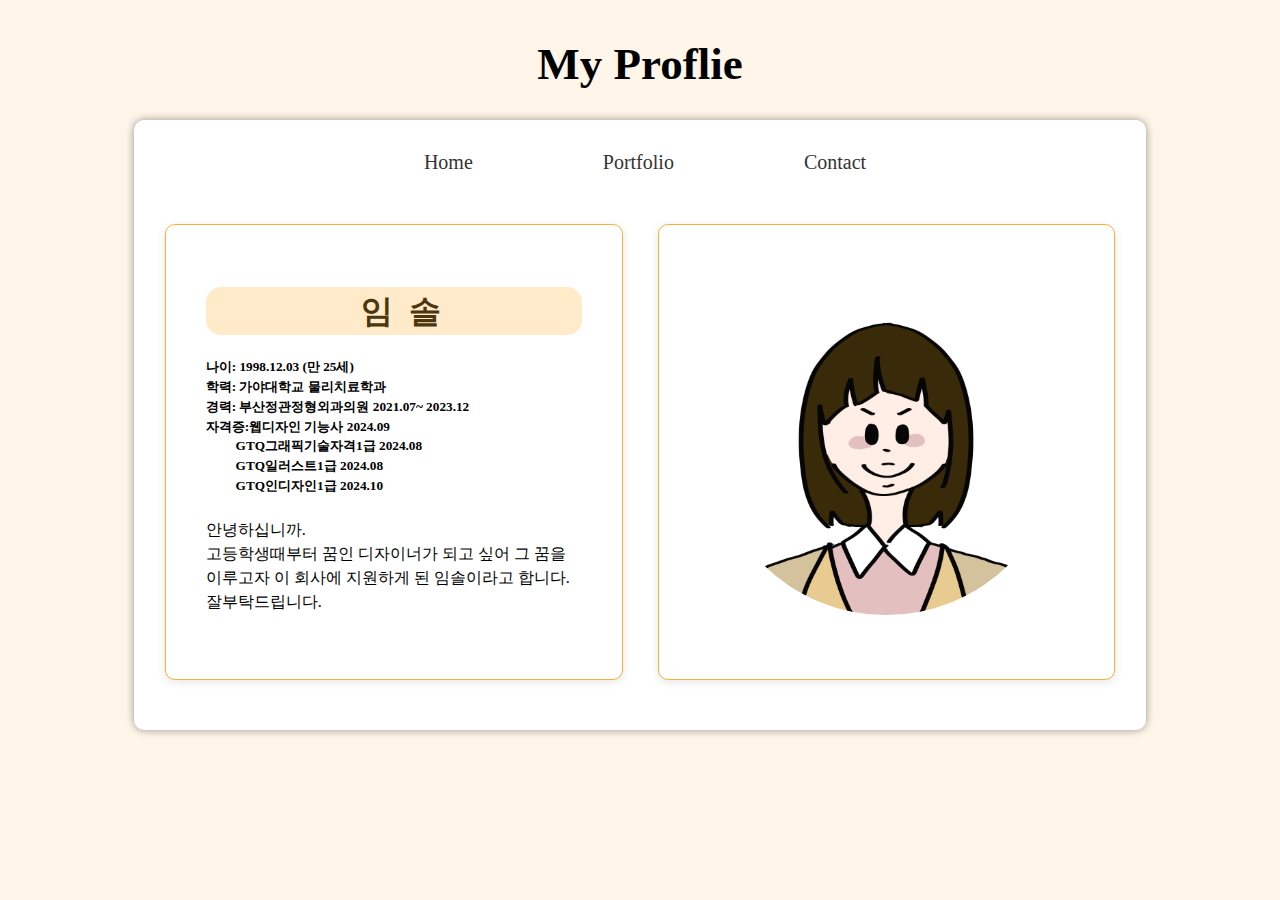
<file: index.html>
<!DOCTYPE html>
<html lang="en">

<head>
    <meta charset="UTF-8">
    <meta name="viewport" content="width=device-width, initial-scale=1.0">
    <title>Document</title>
</head>
<link rel="stylesheet" href="profile1.css">

<body>
    <header>
        <h1>My Proflie</h1>
    </header>

    <div class="main">
        <div class="nav">
            <ul>
                <li><a href="index.html">Home</a></li>
                <li><a href="potofolio.html">Portfolio</a></li>
                <li><a href="#">Contact</a></li>
            </ul>
        </div>
        <div class="conts">
            <div class="conts1">
                <h1>임&nbsp&nbsp솔</h1>
                <h5>나이: 1998.12.03 (만 25세) <br> 학력: 가야대학교 물리치료학과
                    <br>경력: 부산정관정형외과의원 2021.07~ 2023.12
                    <br>자격증:웹디자인 기능사 2024.09
                    <br>&nbsp&nbsp&nbsp&nbsp&nbsp&nbsp&nbsp&nbsp GTQ그래픽기술자격1급 2024.08
                    <br>&nbsp&nbsp&nbsp&nbsp&nbsp&nbsp&nbsp&nbsp GTQ일러스트1급 2024.08
                    <br>&nbsp&nbsp&nbsp&nbsp&nbsp&nbsp&nbsp&nbsp GTQ인디자인1급 2024.10
                </h5>
                <p>안녕하십니까.<br> 고등학생때부터 꿈인 디자이너가 되고 싶어 그 꿈을 이루고자
                    이 회사에 지원하게 된 임솔이라고 합니다. 잘부탁드립니다.
                </p>
            </div>
            <div class="conts2">
                <img src="images/profile.PNG" alt="내 사진" class="profile-photo">
            </div>
        </div>


</body>

</html>
</file>
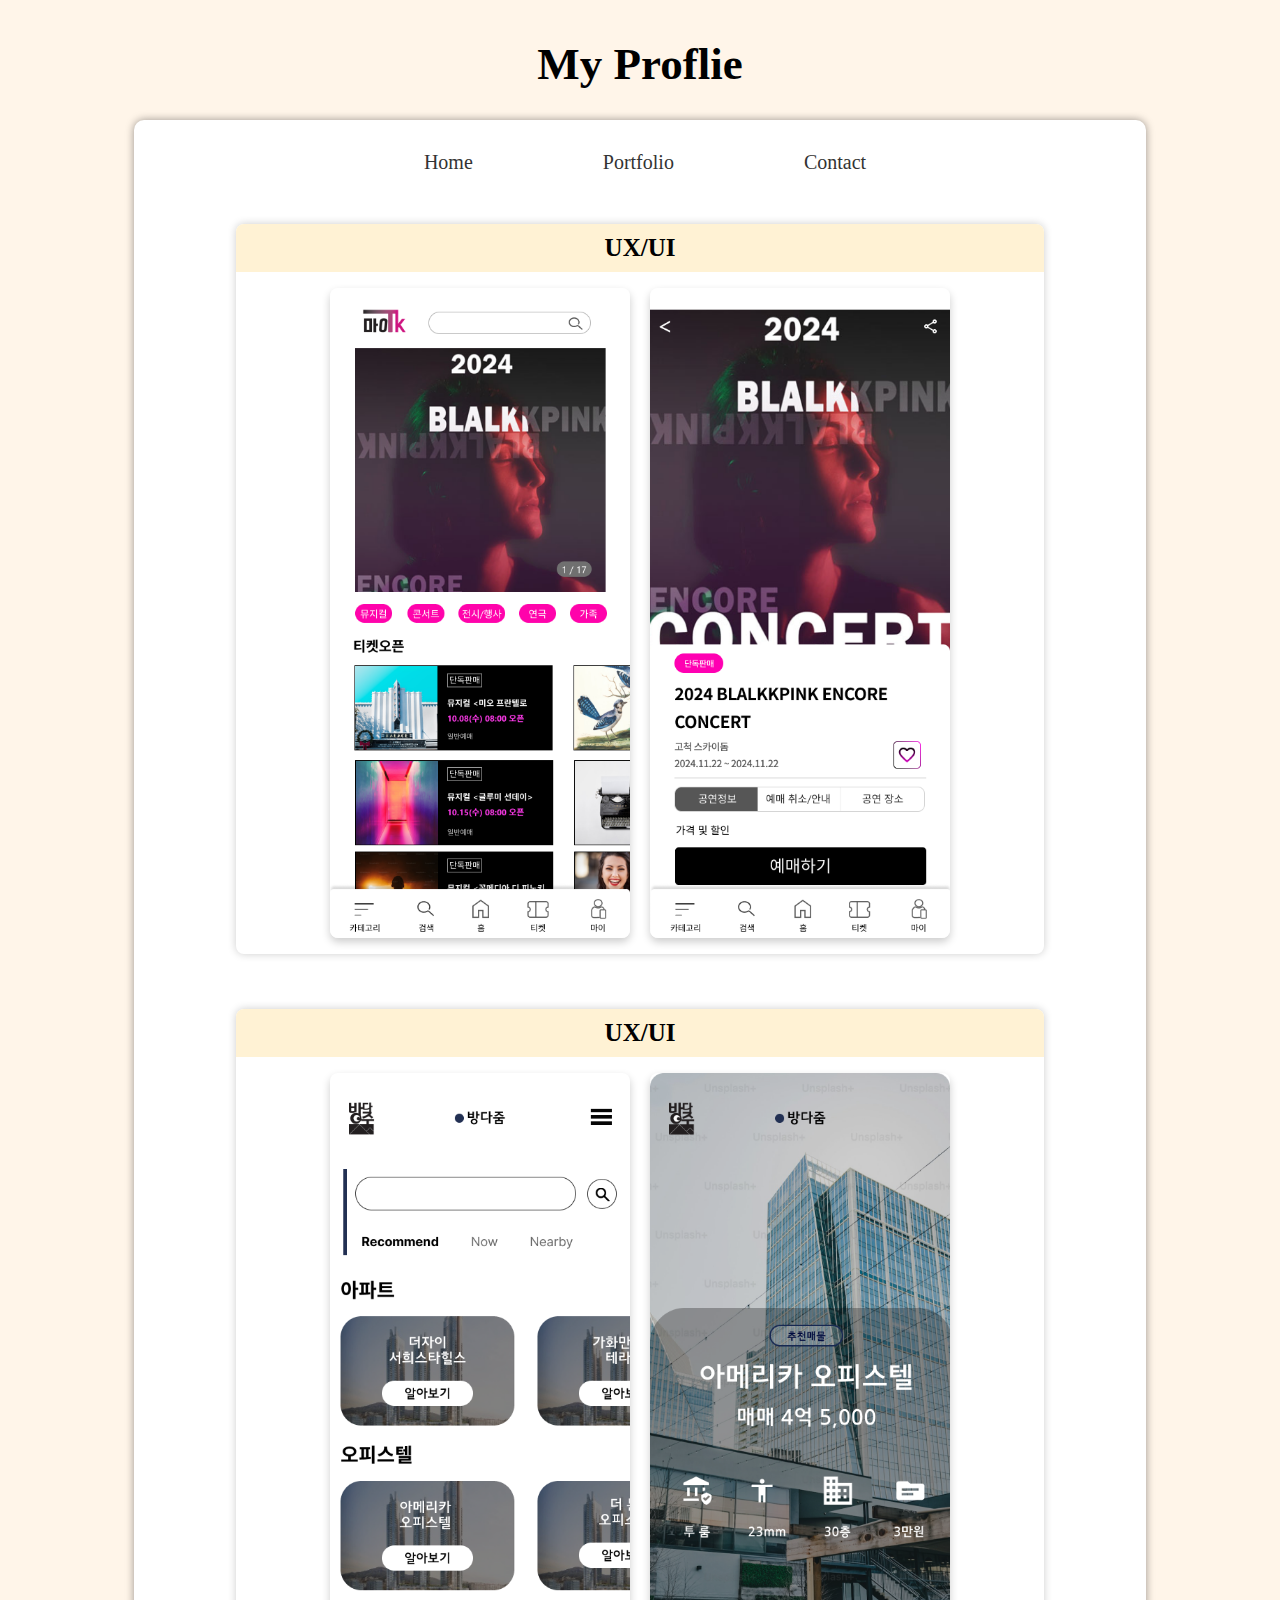
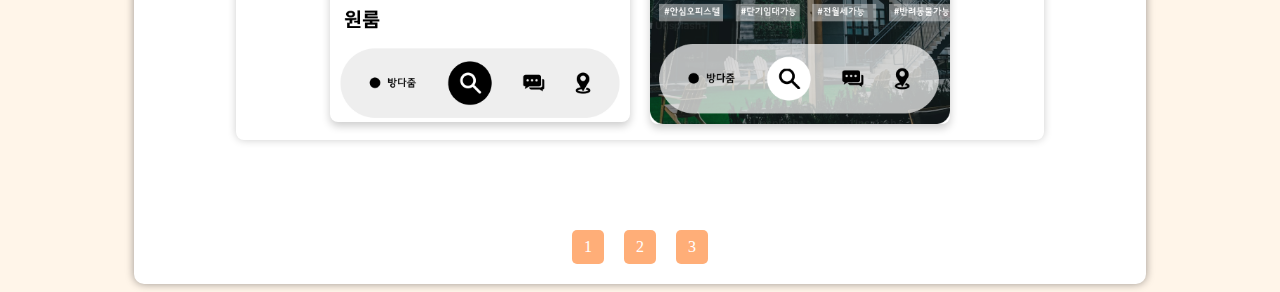
<file: 2.html>
<!DOCTYPE html>
<html lang="en">

<head>
    <meta charset="UTF-8">
    <meta name="viewport" content="width=device-width, initial-scale=1.0">
    <title>Document</title>
</head>
<link rel="stylesheet" href="2.css">

<body>
    <header>
        <h1>My Proflie</h1>
    </header>

    <div class="main">
        <div class="nav">
            <ul>
                <li><a href="proflie.html">Home</a></li>
                <li><a href="potofolio.html">Portfolio</a></li>
                <li><a href="#">Contact</a></li>
            </ul>
        </div>
        <div class="conts">
            <div class="conts1" id="ux-ui-1">
                <h3>UX/UI</h3>
                <ul>
                    <li>
                        <a href="#" data-modal="images/uiux_티켓1.png">
                            <img src="images/uiux_티켓1.png" alt="Project 1">
                        </a>
                    </li>
                    <li>
                        <a href="#" data-modal="images/uiux_티켓2.png">
                            <img src="images/uiux_티켓2.png" alt="Project 1">
                        </a>
                    </li>
                </ul>
            </div>
            <div class="conts1" id="ux-ui-1">
                <h3>UX/UI</h3>
                <ul>
                    <li>
                        <a href="#" data-modal="images/부동산 앱1.png">
                            <img src="images/부동산 앱 폰x.png" alt="Project 1">
                        </a>
                    </li>
                    <li>
                        <a href="#" data-modal="images/부동산 앱1.png">
                            <img src="images/부동산 앱 폰x 1.png" alt="Project 1">
                        </a>
                    </li>
                </ul>
            </div>
            
        </div>
        <div class="modal" id="image-modal">
            <span class="close">&times;</span>
            <img class="modal-content" id="modal-img">
        </div>
        <div class="pagination">
            <a href="potofolio.html">1</a>
            <a href="2.html">2</a>
            <a href="3.html">3</a>
        </div>

    </div>
    <script>
        document.querySelectorAll('.conts1 a').forEach(image => {
            image.addEventListener('click', function (event) {
                event.preventDefault(); // 링크 기본 동작 방지
                const modal = document.getElementById('image-modal');
                const modalImg = document.getElementById('modal-img');
                modal.style.display = "flex";
                modalImg.src = this.dataset.modal; // 클릭한 이미지 소스 가져오기
            });
        });

        document.querySelector('.close').addEventListener('click', function () {
            document.getElementById('image-modal').style.display = "none"; // 모달 닫기
        });

        window.addEventListener('click', function (event) {
            const modal = document.getElementById('image-modal');
            if (event.target === modal) {
                modal.style.display = "none"; // 모달 외부 클릭 시 닫기
            }
        });
    </script>
</body>

</html>
</file>
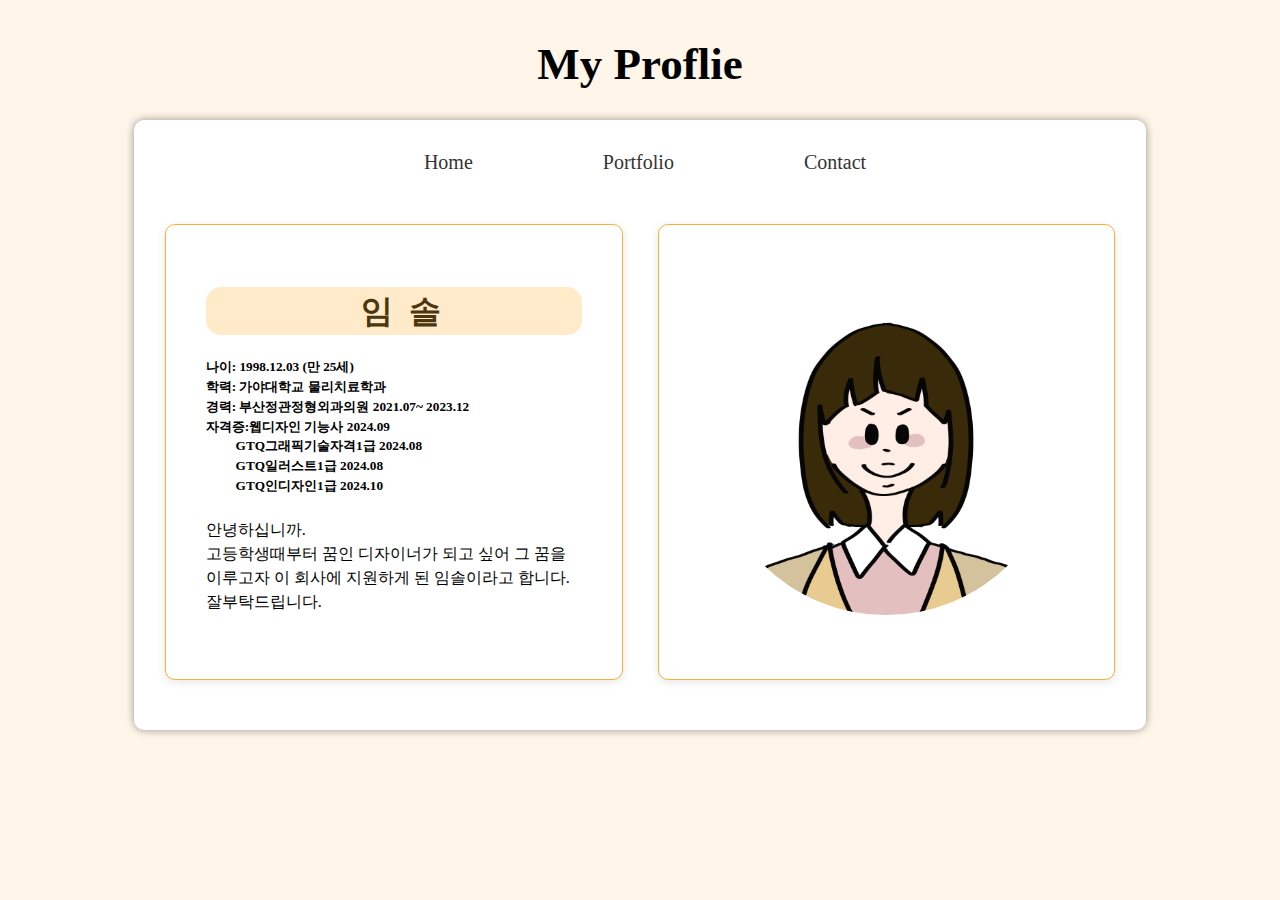
<file: proflie.html>
<!DOCTYPE html>
<html lang="en">

<head>
    <meta charset="UTF-8">
    <meta name="viewport" content="width=device-width, initial-scale=1.0">
    <title>Document</title>
</head>
<link rel="stylesheet" href="profile1.css">

<body>
    <header>
        <h1>My Proflie</h1>
    </header>

    <div class="main">
        <div class="nav">
            <ul>
                <li><a href="proflie.html">Home</a></li>
                <li><a href="potofolio.html">Portfolio</a></li>
                <li><a href="#">Contact</a></li>
            </ul>
        </div>
        <div class="conts">
            <div class="conts1">
                    <h1>임&nbsp&nbsp솔</h1>
                    <h5>나이: 1998.12.03 (만 25세) <br> 학력: 가야대학교 물리치료학과
                        <br>경력: 부산정관정형외과의원 2021.07~ 2023.12
                        <br>자격증:웹디자인 기능사 2024.09
                        <br>&nbsp&nbsp&nbsp&nbsp&nbsp&nbsp&nbsp&nbsp GTQ그래픽기술자격1급 2024.08
                        <br>&nbsp&nbsp&nbsp&nbsp&nbsp&nbsp&nbsp&nbsp GTQ일러스트1급 2024.08
                        <br>&nbsp&nbsp&nbsp&nbsp&nbsp&nbsp&nbsp&nbsp GTQ인디자인1급 2024.10
                    </h5>
                    <p>안녕하십니까.<br> 고등학생때부터 꿈인 디자이너가 되고 싶어 그 꿈을 이루고자
                        이 회사에 지원하게 된 임솔이라고 합니다. 잘부탁드립니다.
                    </p>
                </div>
                <div class="conts2">
                    <img src="images/profile.PNG" alt="내 사진" class="profile-photo">
                </div>
                </section>


</body>

</html>
</file>
<file: profile1.css>
body {
    background-color: #fff5e9;
    display: flex;
    align-items: center;
    justify-content: center;
    flex-direction: column;
}

li {
    list-style: none;
}

a {
    text-decoration: none;
    color: #333;
}

header h1 {
    font-family: 'Times New Roman', Times, serif;
    font-size: 45px;
}

.main {
    background-color: #ffffff;
    width: 80%;
    height: auto;
    box-shadow: 0 0 8px rgba(0, 0, 0, 0.4);
    border-radius: 10px;
}

.nav>ul {
    display: flex;
    justify-content: center;
    margin-bottom: 5%;
    margin-top: 3%;
}

.nav>ul>li {
    display: inline-block;
    margin-right: 80px;
    margin-left: 50px;
}

.nav>ul>li>a {
    font-size: 20px;
    transition: color 0.3s ease;
    font-family: 'Times New Roman', Times, serif;
    font-weight: lighter;
}

.nav>ul>li>a:hover {
    color: #ffae78;
}

@media (max-width: 768px) {

    /* 네비게이션 항목 세로로 정렬 */
    .nav>ul {
        flex-direction: column;
        margin-right: 100px;
        margin-left: 20px;
        margin-top: 10px;
        text-align: center;
    }

    .nav>ul>li {
        margin-right: 0;
        /* 항목 사이의 오른쪽 마진 제거 */
        margin-bottom: 10px;
        /* 항목 간의 간격을 줄임 */
    }

    .nav>ul>li>a {
        font-size: 16px;
        /* 모바일 화면에서 폰트 크기 줄이기 */
    }
}

.conts {
    display: flex;
    gap: 35px;
    margin-bottom: 50px;
}

.conts1 {
    background: #fff;
    border-radius: 10px;
    box-shadow: 0 2px 10px rgba(0, 0, 0, 0.1);
    padding: 40px;
    width: 80%;

    margin-left: 3%;
    line-height: 1.5;
    border: 1px solid #ffaf36;
}

.conts1 h1 {
    background-color: #ffeaca;
    border-radius: 15px;
    color: #4b360e;
    padding-left: 15px;
    text-align: center;
}

.conts2 {
    background: #fff;
    border-radius: 10px;
    box-shadow: 0 2px 10px rgba(0, 0, 0, 0.1);
    padding: 40px;
    width: 80%;
    height: 50%;
    text-align: center;
    border: 1px solid #ffaf36;
    margin-right: 3%;
}

@media (max-width: 768px) {
    .conts {
        flex-direction: column;
        /* 세로로 배치 */
        align-items: center;
        /* 가운데 정렬 */
        gap: 20px;
        /* 요소들 간의 간격 좁히기 */
    }

    .conts1,
    .conts2 {
        width: 80%;
        /* conts1과 conts2의 너비를 conts보다 작게 설정 */
        padding: 20px;
        /* 패딩을 줄여서 공간 절약 */
    }

    .profile-photo {
        width: 100%;
        max-width: 300px;
        /* 이미지 크기도 줄이기 */
    }
}

.profile-photo {
    width: 100%;
    max-width: 350px;
    border-radius: 50%;
    margin-bottom: 20px;
}


footer {
    text-align: center;
    padding: 10px 0;
    background: #fff;
    width: 100%;
    box-shadow: 0 -2px 5px rgba(0, 0, 0, 0.1);
    margin-bottom: 0%;
    background: #fff1dc
}
</file>
<file: 2.css>
body {
    background-color: #fff5e9;
    display: flex;
    align-items: center;
    justify-content: center;
    flex-direction: column;
}

li {
    list-style: none;
}

a {
    text-decoration: none;
    color: #333;
}

header h1{
    font-family: 'Times New Roman', Times, serif;
    font-size: 45px;
}
.main {
    background-color: #ffffff;
    width: 80%;
    height: auto;
    box-shadow: 0 0 8px rgba(0, 0, 0, 0.4);
    border-radius: 10px;
}
.nav>ul {
    display: flex;
    justify-content: center;
    margin-bottom: 5%;
    margin-top: 3%;
}

.nav>ul>li {
    display: inline-block;
    margin-right: 80px;
    margin-left: 50px;
}

.nav>ul>li>a {
    font-size: 20px;
    transition: color 0.3s ease;
    font-family: 'Times New Roman', Times, serif;
    font-weight: lighter;
}

.nav>ul>li>a:hover {
    color: #ffae78;
}

.conts {
    display: flex;
    gap: 15px;
    margin-bottom: 50px;
    justify-content: center;
    align-items: center;
    flex-direction: column;
}

.conts1 {
    width: 80%;
    border-radius: 8px;
    background-color: #ffffff;
    box-shadow: 0 0 8px rgba(0, 0, 0, 0.2);
    overflow: hidden;
    margin-bottom: 40px;
}

.conts1 h3 {
    background-color: #fff2d4;
    text-align: center;
    padding: 10px;
    font-size: 25px;
    margin: 0;
}

.conts1 ul {
    list-style: none;
    padding: 0;
    display: flex;
    flex-wrap: wrap;
    gap: 20px;
    justify-content: center;
}

.conts1 li {
    position: relative;
    width: 300px;
    height: auto;
}

.conts1 a {
    position: relative;
    display: block;
    overflow: hidden;
    border-radius: 8px;
    box-shadow: 0 4px 8px rgba(0, 0, 0, 0.2);
    transition: transform 0.3s ease-in-out;
}

.conts1 a:hover {
    transform: scale(1.05);
}

.conts1 img {
    width: 100%;
    height: auto;
    display: block;
}
.pagination {
    display: flex;
    justify-content: center;
    margin: 20px 0;
}

.pagination a {
    margin: 0 10px;
    padding: 8px 12px;
    background-color: #ffae78;
    color: #fff;
    border-radius: 5px;
    text-decoration: none;
    transition: background-color 0.3s ease;
}

.pagination a:hover {
    background-color: #ff8c00;
}

.modal {
    display: none; /* 기본적으로 숨김 */
    position: fixed;
    z-index: 1000;
    left: 0;
    top: 0;
    width: 100%;
    height: 100%;
    overflow: auto;
    background-color: rgba(0, 0, 0, 0.8);
    justify-content: center;
    align-items: center;
}

.modal-content {
    max-width: 90%;
    max-height: 90%;
    margin: auto;
}

.close {
    position: absolute;
    top: 20px;
    right: 30px;
    color: white;
    font-size: 40px;
    font-weight: bold;
    cursor: pointer;
}
</file>
